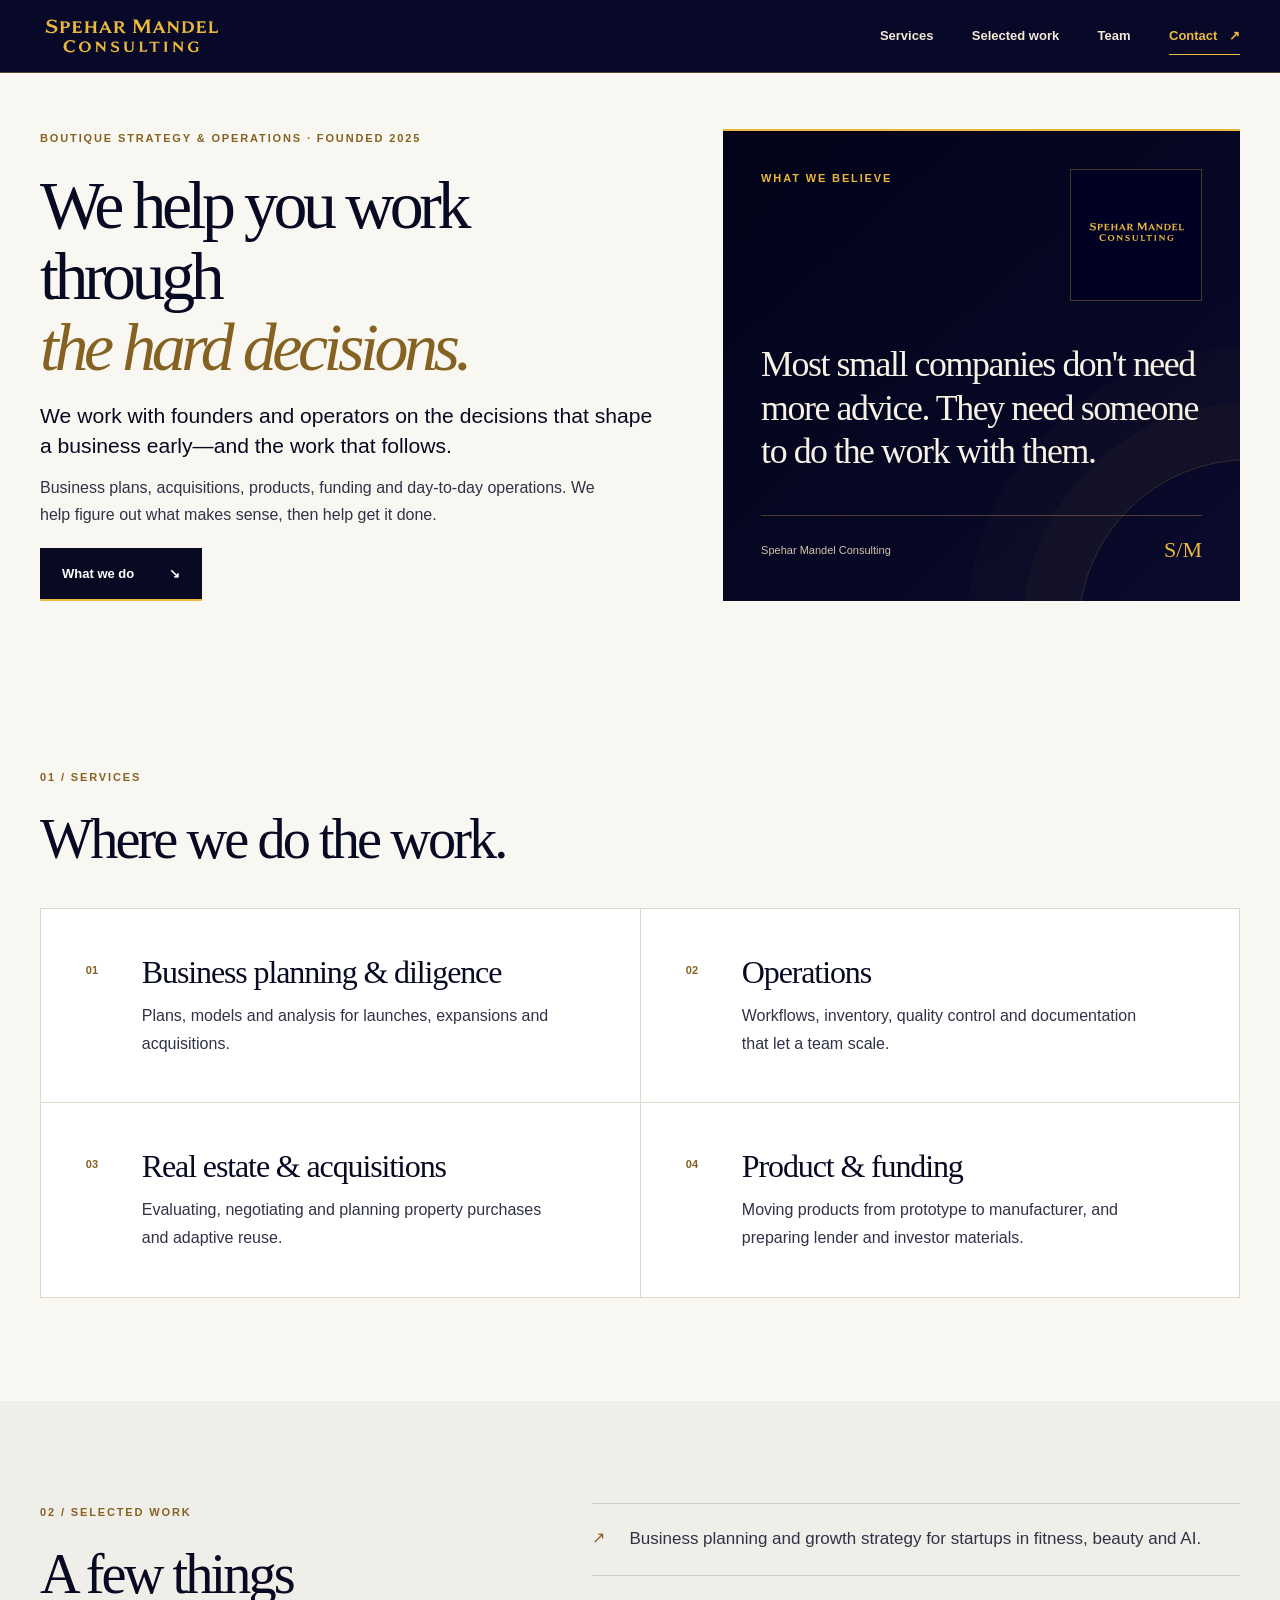
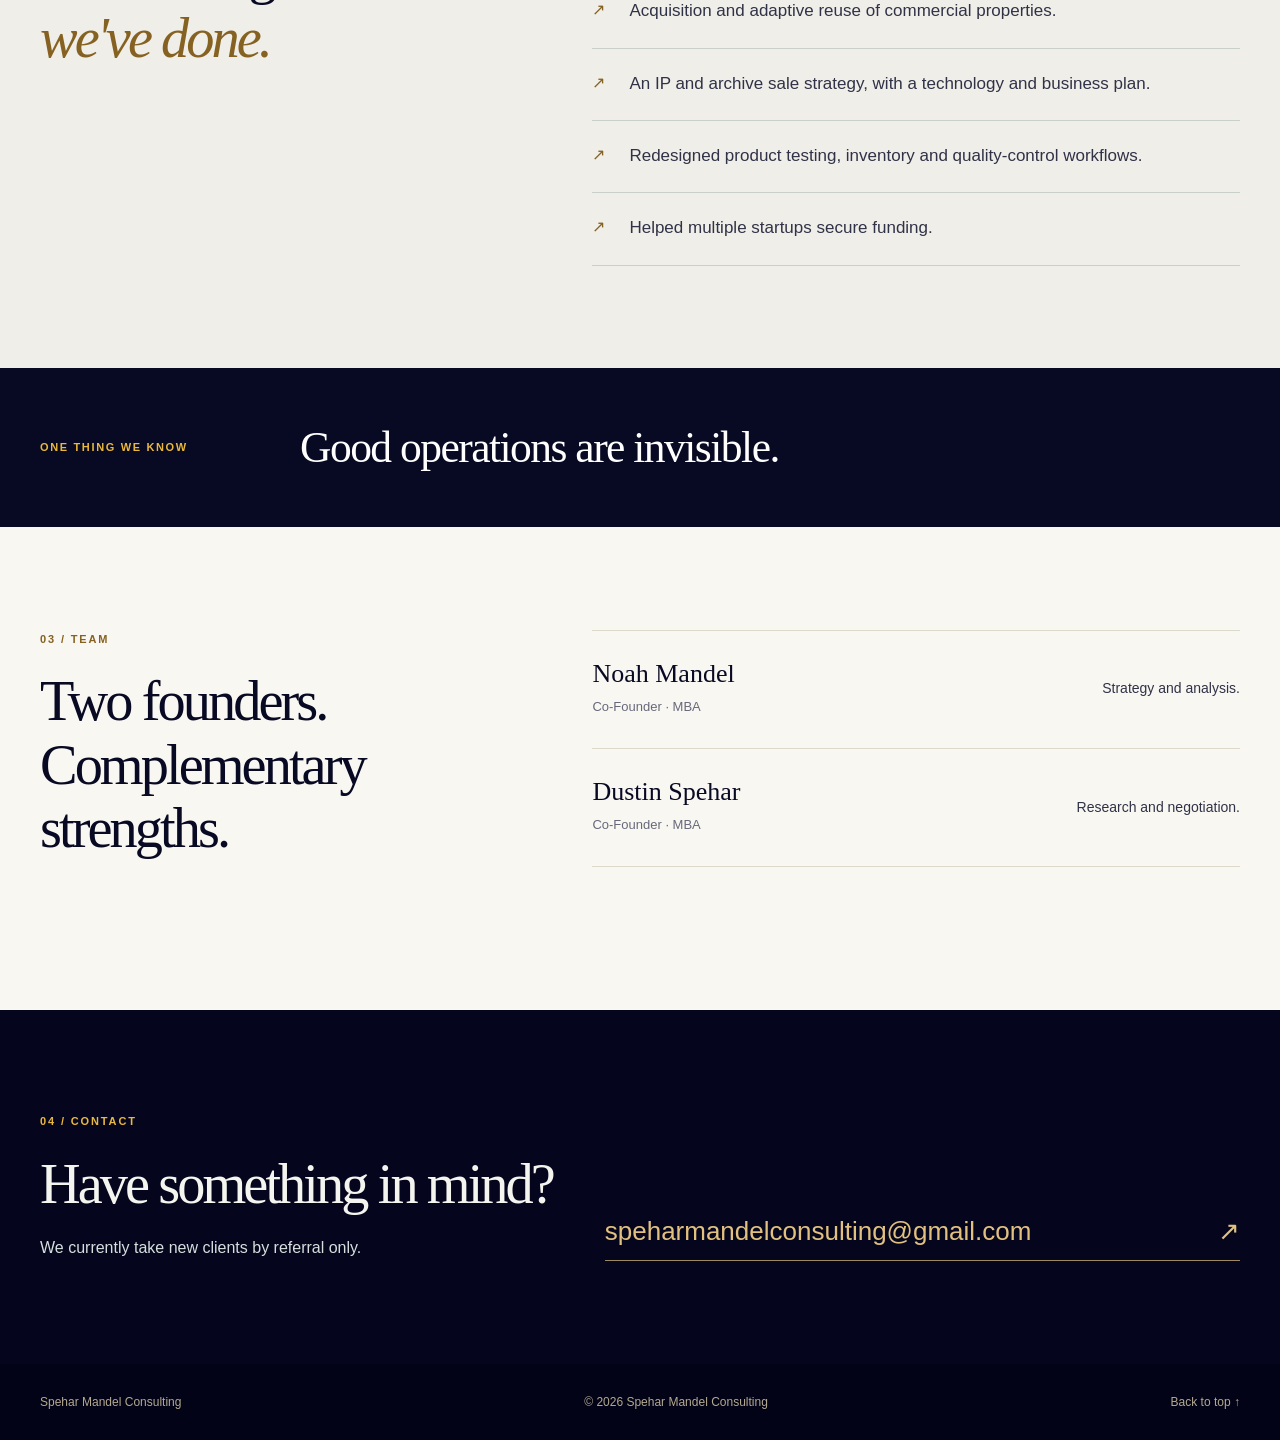
<file: index.html>
<!DOCTYPE html>
<html lang="en">
<head>
  <meta charset="utf-8">
  <meta name="viewport" content="width=device-width, initial-scale=1">
  <meta name="theme-color" content="#05051d">
  <meta name="description" content="Spehar Mandel Consulting is a boutique strategy and operations firm working with founders and operators on business planning, operations, acquisitions, products and funding.">
  <title>Spehar Mandel Consulting | Strategy &amp; Operations</title>
  <link rel="stylesheet" href="./public/styles.css?v=live-navy-gold-2">
</head>
<body>
  <a class="skip-link" href="#main">Skip to content</a>
  <header class="site-header">
    <div class="container header-inner">
      <a class="brand" href="#top" aria-label="Spehar Mandel Consulting home">
        <img class="brand-logo" src="./public/assets/smc-wordmark.svg" width="184" height="46" alt="" decoding="async">
      </a>
      <nav class="nav" aria-label="Main navigation">
        <a href="#services">Services</a>
        <a href="#work">Selected work</a>
        <a href="#team">Team</a>
        <a class="nav-contact" href="#contact">Contact <span aria-hidden="true">↗</span></a>
      </nav>
    </div>
  </header>

  <main id="main">
    <section class="hero" id="top" aria-labelledby="hero-title">
      <div class="container hero-grid">
        <div class="hero-main">
          <p class="eyebrow">Boutique strategy &amp; operations · Founded 2025</p>
          <h1 id="hero-title">We help you work through <br><em>the hard decisions.</em></h1>
          <p class="hero-lead">We work with founders and operators on the decisions that shape a business early—and the work that follows.</p>
          <p class="hero-detail">Business plans, acquisitions, products, funding and day-to-day operations. We help figure out what makes sense, then help get it done.</p>
          <a class="button" href="#services">What we do <span aria-hidden="true">↘</span></a>
        </div>
        <aside class="hero-aside" aria-label="Our point of view">
          <div class="aside-top"><p class="aside-label">What we believe</p><img class="hero-logo" src="./public/assets/smc-logo-square.svg" width="132" height="132" alt="Spehar Mandel Consulting logo" decoding="async"></div>
          <blockquote>Most small companies don't need more advice. They need someone to do the work with them.</blockquote>
          <div class="aside-bottom"><span>Spehar Mandel Consulting</span><span aria-hidden="true">S/M</span></div>
        </aside>
      </div>
    </section>

    <section class="section services" id="services" aria-labelledby="services-title">
      <div class="container">
        <div class="section-head">
          <p class="eyebrow">01 / Services</p>
          <h2 id="services-title">Where we do the work.</h2>
        </div>
        <div class="services-grid">
          <article class="service-card">
            <span class="item-number">01</span>
            <h3>Business planning &amp; diligence</h3>
            <p>Plans, models and analysis for launches, expansions and acquisitions.</p>
          </article>
          <article class="service-card">
            <span class="item-number">02</span>
            <h3>Operations</h3>
            <p>Workflows, inventory, quality control and documentation that let a team scale.</p>
          </article>
          <article class="service-card">
            <span class="item-number">03</span>
            <h3>Real estate &amp; acquisitions</h3>
            <p>Evaluating, negotiating and planning property purchases and adaptive reuse.</p>
          </article>
          <article class="service-card">
            <span class="item-number">04</span>
            <h3>Product &amp; funding</h3>
            <p>Moving products from prototype to manufacturer, and preparing lender and investor materials.</p>
          </article>
        </div>
      </div>
    </section>

    <section class="section work" id="work" aria-labelledby="work-title">
      <div class="container work-layout">
        <div class="work-intro">
          <p class="eyebrow">02 / Selected work</p>
          <h2 id="work-title">A few things<br><em>we've done.</em></h2>
        </div>
        <ul class="work-list">
          <li>Business planning and growth strategy for startups in fitness, beauty and AI.</li>
          <li>Acquisition and adaptive reuse of commercial properties.</li>
          <li>An IP and archive sale strategy, with a technology and business plan.</li>
          <li>Redesigned product testing, inventory and quality-control workflows.</li>
          <li>Helped multiple startups secure funding.</li>
        </ul>
      </div>
    </section>

    <section class="belief" aria-label="Our operating philosophy">
      <div class="container belief-inner">
        <span class="belief-label">One thing we know</span>
        <p>Good operations are invisible.</p>
      </div>
    </section>

    <section class="section team" id="team" aria-labelledby="team-title">
      <div class="container team-layout">
        <div>
          <p class="eyebrow">03 / Team</p>
          <h2 id="team-title">Two founders.<br>Complementary strengths.</h2>
        </div>
        <div class="team-members">
          <div class="team-member"><div><h3>Noah Mandel</h3><span>Co-Founder · MBA</span></div><p>Strategy and analysis.</p></div>
          <div class="team-member"><div><h3>Dustin Spehar</h3><span>Co-Founder · MBA</span></div><p>Research and negotiation.</p></div>
        </div>
      </div>
    </section>

    <section class="section contact" id="contact" aria-labelledby="contact-title">
      <div class="container contact-layout">
        <div>
          <p class="eyebrow">04 / Contact</p>
          <h2 id="contact-title">Have something in mind?</h2>
          <p>We currently take new clients by referral only.</p>
        </div>
        <a class="contact-link" href="mailto:speharmandelconsulting@gmail.com" aria-label="Email Spehar Mandel Consulting at speharmandelconsulting@gmail.com">speharmandelconsulting@gmail.com <span aria-hidden="true">↗</span></a>
      </div>
    </section>
  </main>

  <footer class="site-footer">
    <div class="container footer-inner">
      <span>Spehar Mandel Consulting</span>
      <span>© <span id="year">2026</span> Spehar Mandel Consulting</span>
      <a href="#top">Back to top ↑</a>
    </div>
  </footer>
  <script src="./public/script.js"></script>
</body>
</html>
</file>
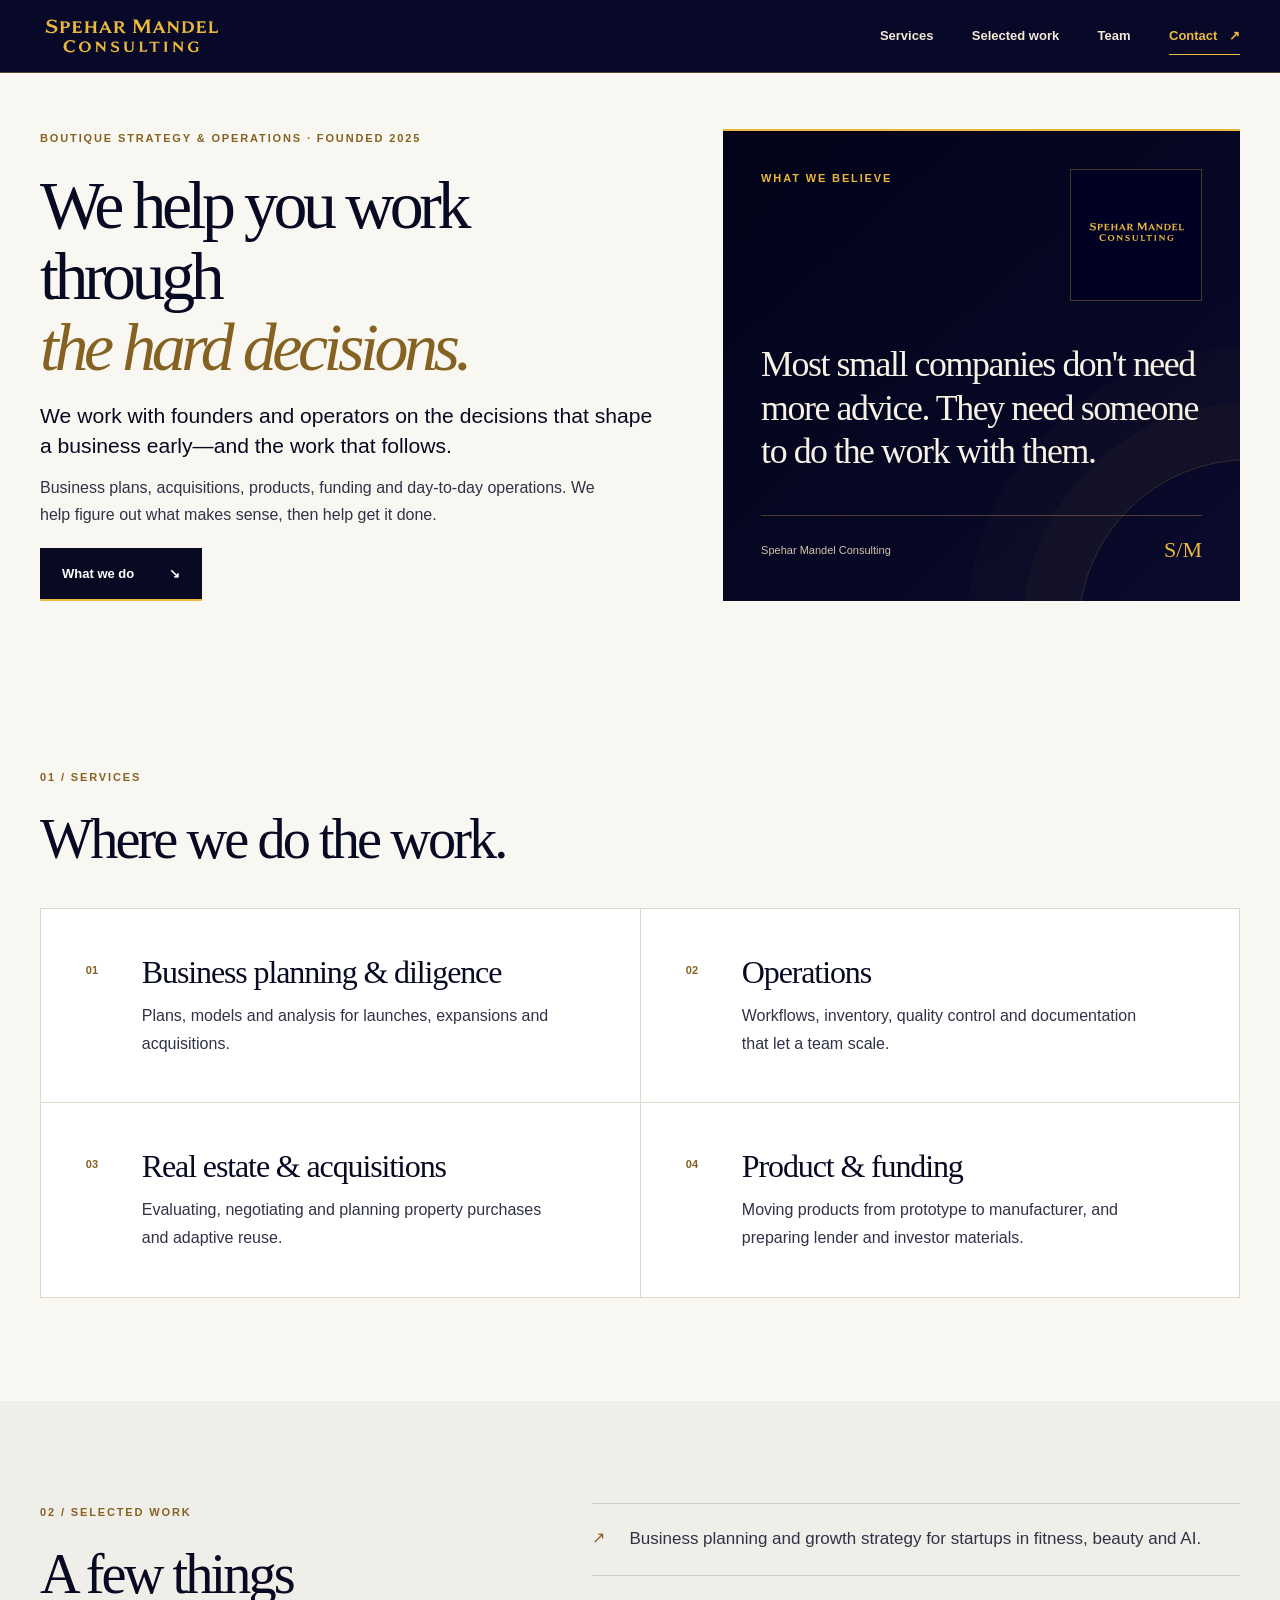
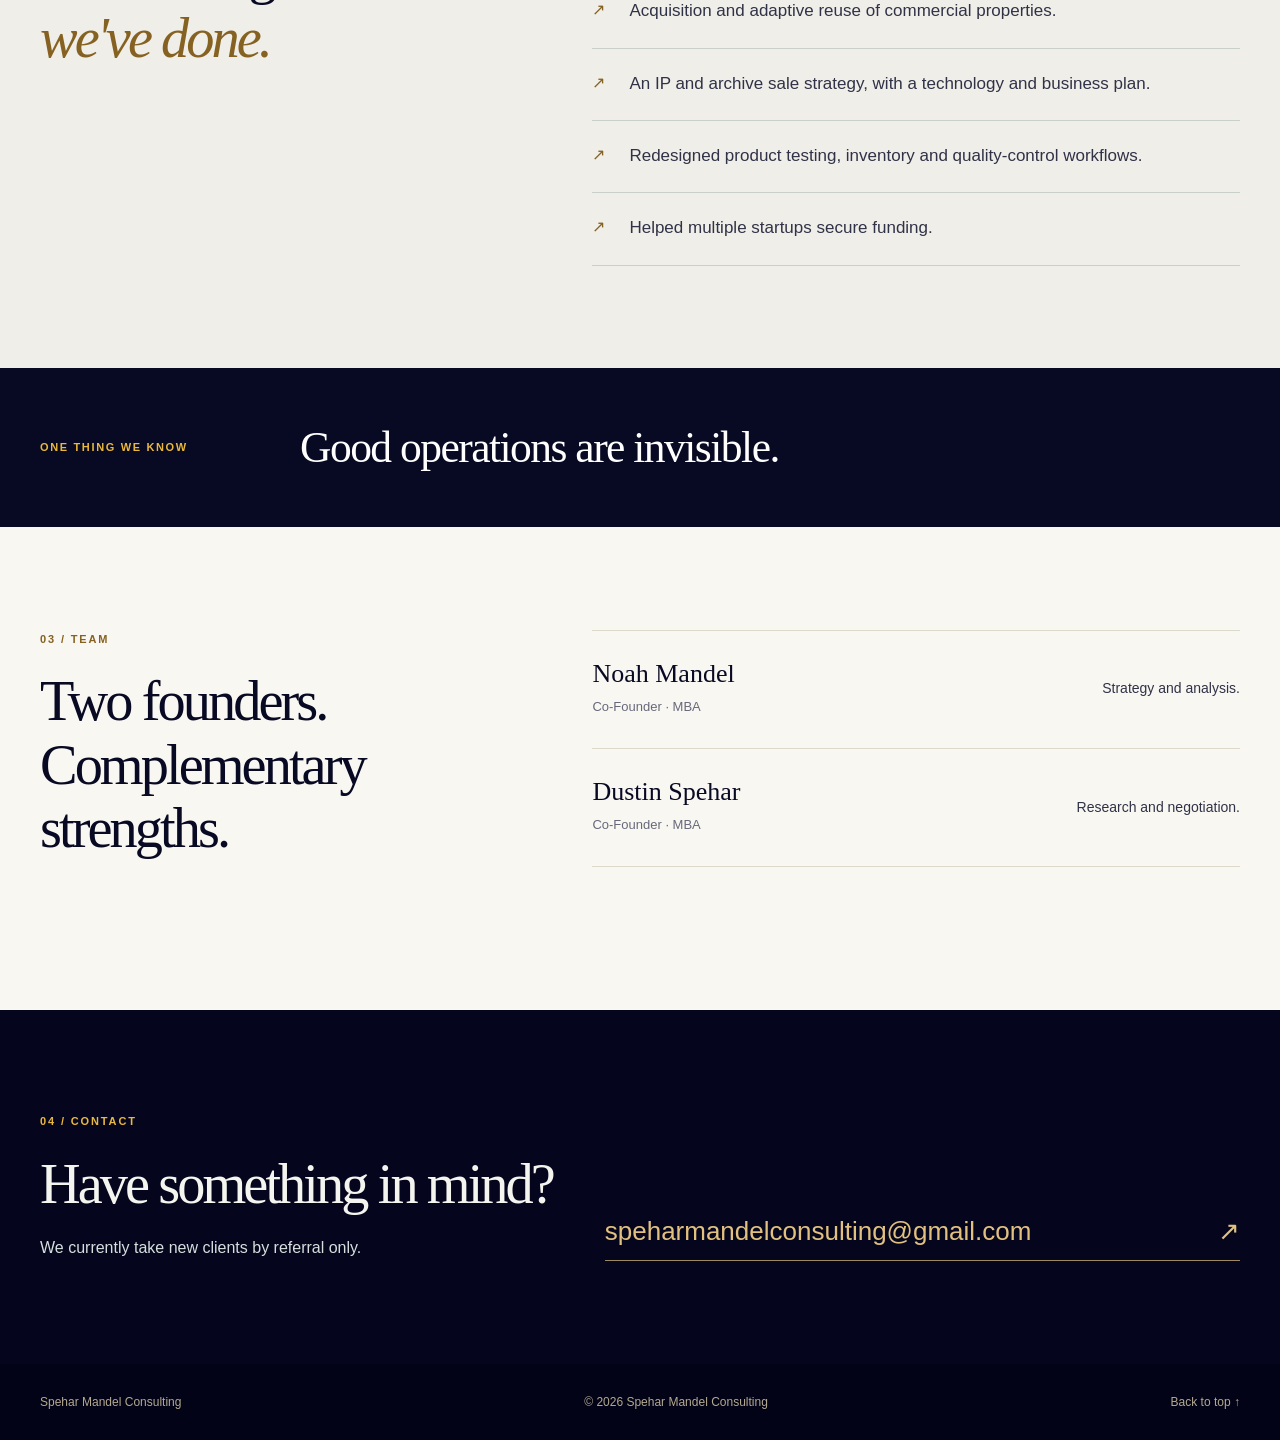
<file: public/index.html>
<!DOCTYPE html>
<html lang="en">
<head>
  <meta charset="utf-8">
  <meta name="viewport" content="width=device-width, initial-scale=1">
  <meta name="theme-color" content="#05051d">
  <meta name="description" content="Spehar Mandel Consulting is a boutique strategy and operations firm working with founders and operators on business planning, operations, acquisitions, products and funding.">
  <title>Spehar Mandel Consulting | Strategy &amp; Operations</title>
  <link rel="stylesheet" href="./styles.css?v=live-navy-gold-2">
</head>
<body>
  <a class="skip-link" href="#main">Skip to content</a>
  <header class="site-header">
    <div class="container header-inner">
      <a class="brand" href="#top" aria-label="Spehar Mandel Consulting home">
        <img class="brand-logo" src="./assets/smc-wordmark.svg" width="184" height="46" alt="" decoding="async">
      </a>
      <nav class="nav" aria-label="Main navigation">
        <a href="#services">Services</a>
        <a href="#work">Selected work</a>
        <a href="#team">Team</a>
        <a class="nav-contact" href="#contact">Contact <span aria-hidden="true">↗</span></a>
      </nav>
    </div>
  </header>

  <main id="main">
    <section class="hero" id="top" aria-labelledby="hero-title">
      <div class="container hero-grid">
        <div class="hero-main">
          <p class="eyebrow">Boutique strategy &amp; operations · Founded 2025</p>
          <h1 id="hero-title">We help you work through <br><em>the hard decisions.</em></h1>
          <p class="hero-lead">We work with founders and operators on the decisions that shape a business early—and the work that follows.</p>
          <p class="hero-detail">Business plans, acquisitions, products, funding and day-to-day operations. We help figure out what makes sense, then help get it done.</p>
          <a class="button" href="#services">What we do <span aria-hidden="true">↘</span></a>
        </div>
        <aside class="hero-aside" aria-label="Our point of view">
          <div class="aside-top"><p class="aside-label">What we believe</p><img class="hero-logo" src="./assets/smc-logo-square.svg" width="132" height="132" alt="Spehar Mandel Consulting logo" decoding="async"></div>
          <blockquote>Most small companies don't need more advice. They need someone to do the work with them.</blockquote>
          <div class="aside-bottom"><span>Spehar Mandel Consulting</span><span aria-hidden="true">S/M</span></div>
        </aside>
      </div>
    </section>

    <section class="section services" id="services" aria-labelledby="services-title">
      <div class="container">
        <div class="section-head">
          <p class="eyebrow">01 / Services</p>
          <h2 id="services-title">Where we do the work.</h2>
        </div>
        <div class="services-grid">
          <article class="service-card">
            <span class="item-number">01</span>
            <h3>Business planning &amp; diligence</h3>
            <p>Plans, models and analysis for launches, expansions and acquisitions.</p>
          </article>
          <article class="service-card">
            <span class="item-number">02</span>
            <h3>Operations</h3>
            <p>Workflows, inventory, quality control and documentation that let a team scale.</p>
          </article>
          <article class="service-card">
            <span class="item-number">03</span>
            <h3>Real estate &amp; acquisitions</h3>
            <p>Evaluating, negotiating and planning property purchases and adaptive reuse.</p>
          </article>
          <article class="service-card">
            <span class="item-number">04</span>
            <h3>Product &amp; funding</h3>
            <p>Moving products from prototype to manufacturer, and preparing lender and investor materials.</p>
          </article>
        </div>
      </div>
    </section>

    <section class="section work" id="work" aria-labelledby="work-title">
      <div class="container work-layout">
        <div class="work-intro">
          <p class="eyebrow">02 / Selected work</p>
          <h2 id="work-title">A few things<br><em>we've done.</em></h2>
        </div>
        <ul class="work-list">
          <li>Business planning and growth strategy for startups in fitness, beauty and AI.</li>
          <li>Acquisition and adaptive reuse of commercial properties.</li>
          <li>An IP and archive sale strategy, with a technology and business plan.</li>
          <li>Redesigned product testing, inventory and quality-control workflows.</li>
          <li>Helped multiple startups secure funding.</li>
        </ul>
      </div>
    </section>

    <section class="belief" aria-label="Our operating philosophy">
      <div class="container belief-inner">
        <span class="belief-label">One thing we know</span>
        <p>Good operations are invisible.</p>
      </div>
    </section>

    <section class="section team" id="team" aria-labelledby="team-title">
      <div class="container team-layout">
        <div>
          <p class="eyebrow">03 / Team</p>
          <h2 id="team-title">Two founders.<br>Complementary strengths.</h2>
        </div>
        <div class="team-members">
          <div class="team-member"><div><h3>Noah Mandel</h3><span>Co-Founder · MBA</span></div><p>Strategy and analysis.</p></div>
          <div class="team-member"><div><h3>Dustin Spehar</h3><span>Co-Founder · MBA</span></div><p>Research and negotiation.</p></div>
        </div>
      </div>
    </section>

    <section class="section contact" id="contact" aria-labelledby="contact-title">
      <div class="container contact-layout">
        <div>
          <p class="eyebrow">04 / Contact</p>
          <h2 id="contact-title">Have something in mind?</h2>
          <p>We currently take new clients by referral only.</p>
        </div>
        <a class="contact-link" href="mailto:speharmandelconsulting@gmail.com" aria-label="Email Spehar Mandel Consulting at speharmandelconsulting@gmail.com">speharmandelconsulting@gmail.com <span aria-hidden="true">↗</span></a>
      </div>
    </section>
  </main>

  <footer class="site-footer">
    <div class="container footer-inner">
      <span>Spehar Mandel Consulting</span>
      <span>© <span id="year">2026</span> Spehar Mandel Consulting</span>
      <a href="#top">Back to top ↑</a>
    </div>
  </footer>
  <script src="./script.js"></script>
</body>
</html>
</file>
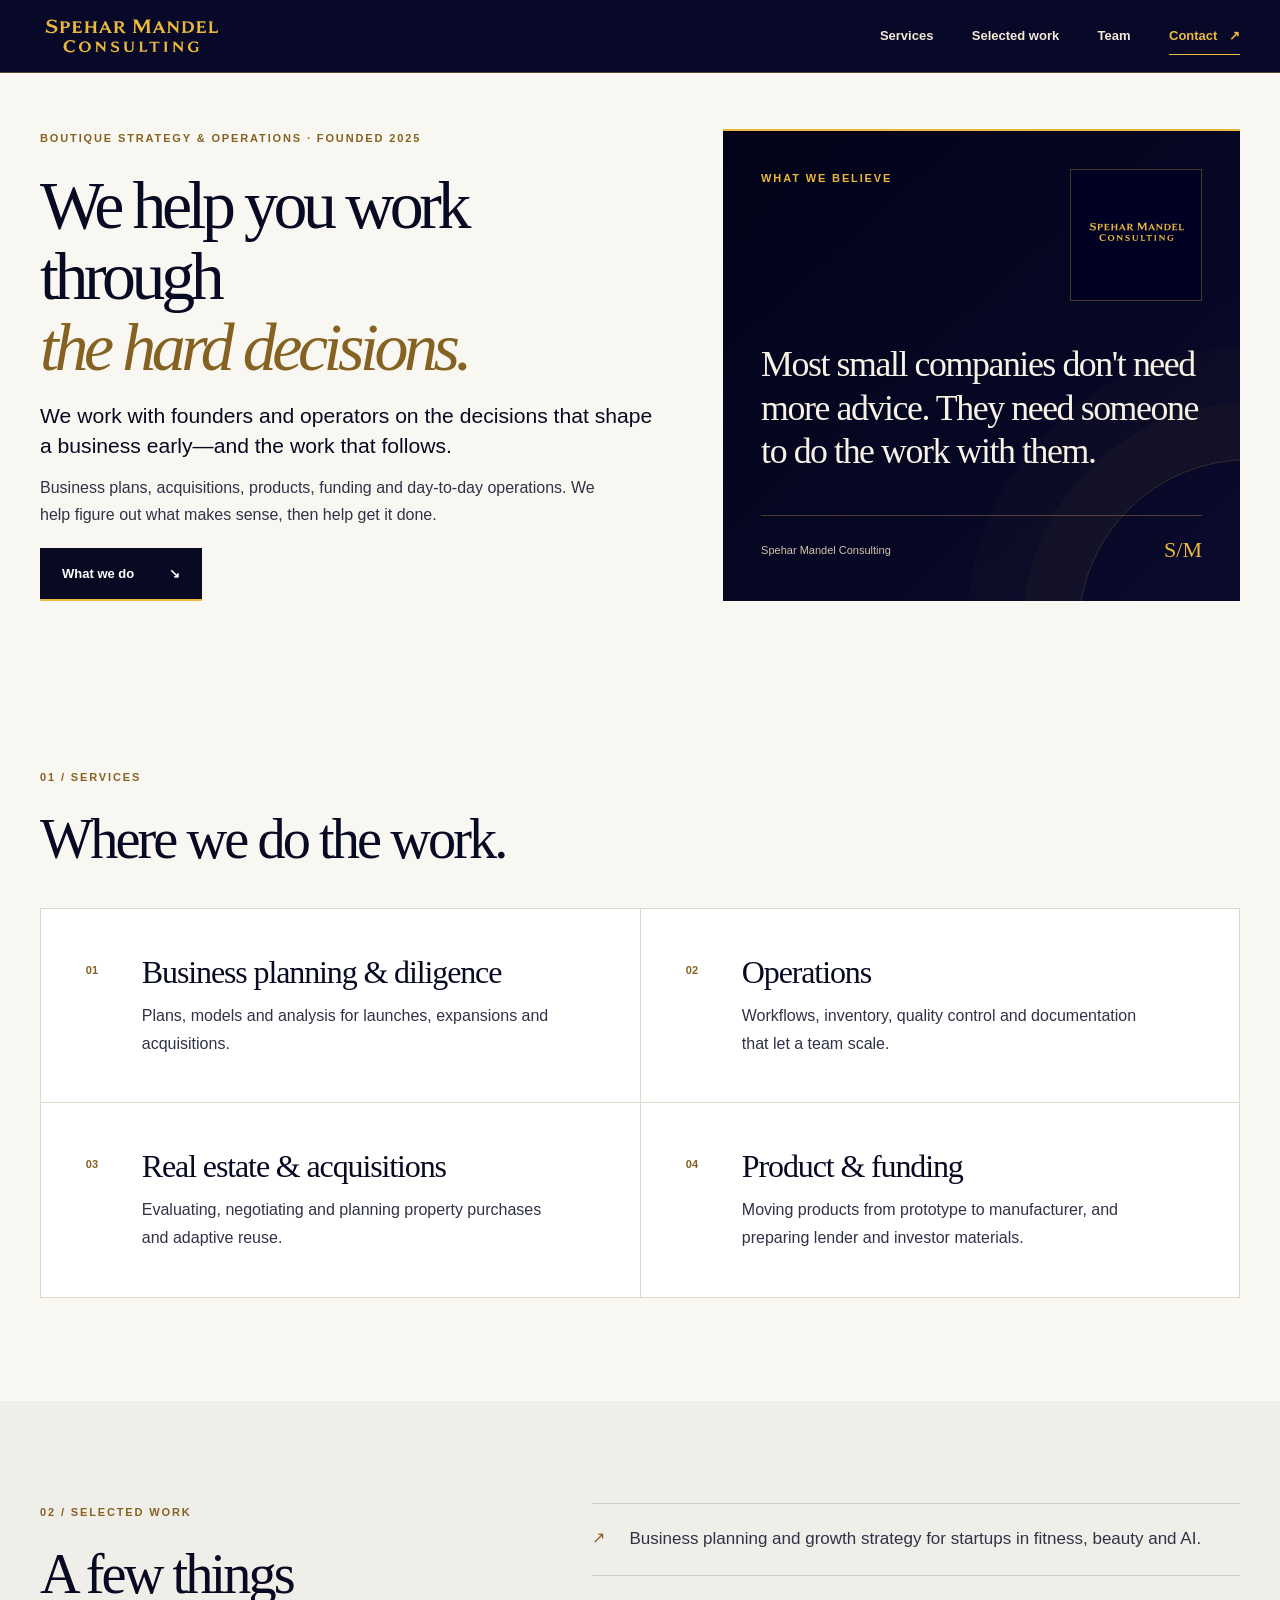
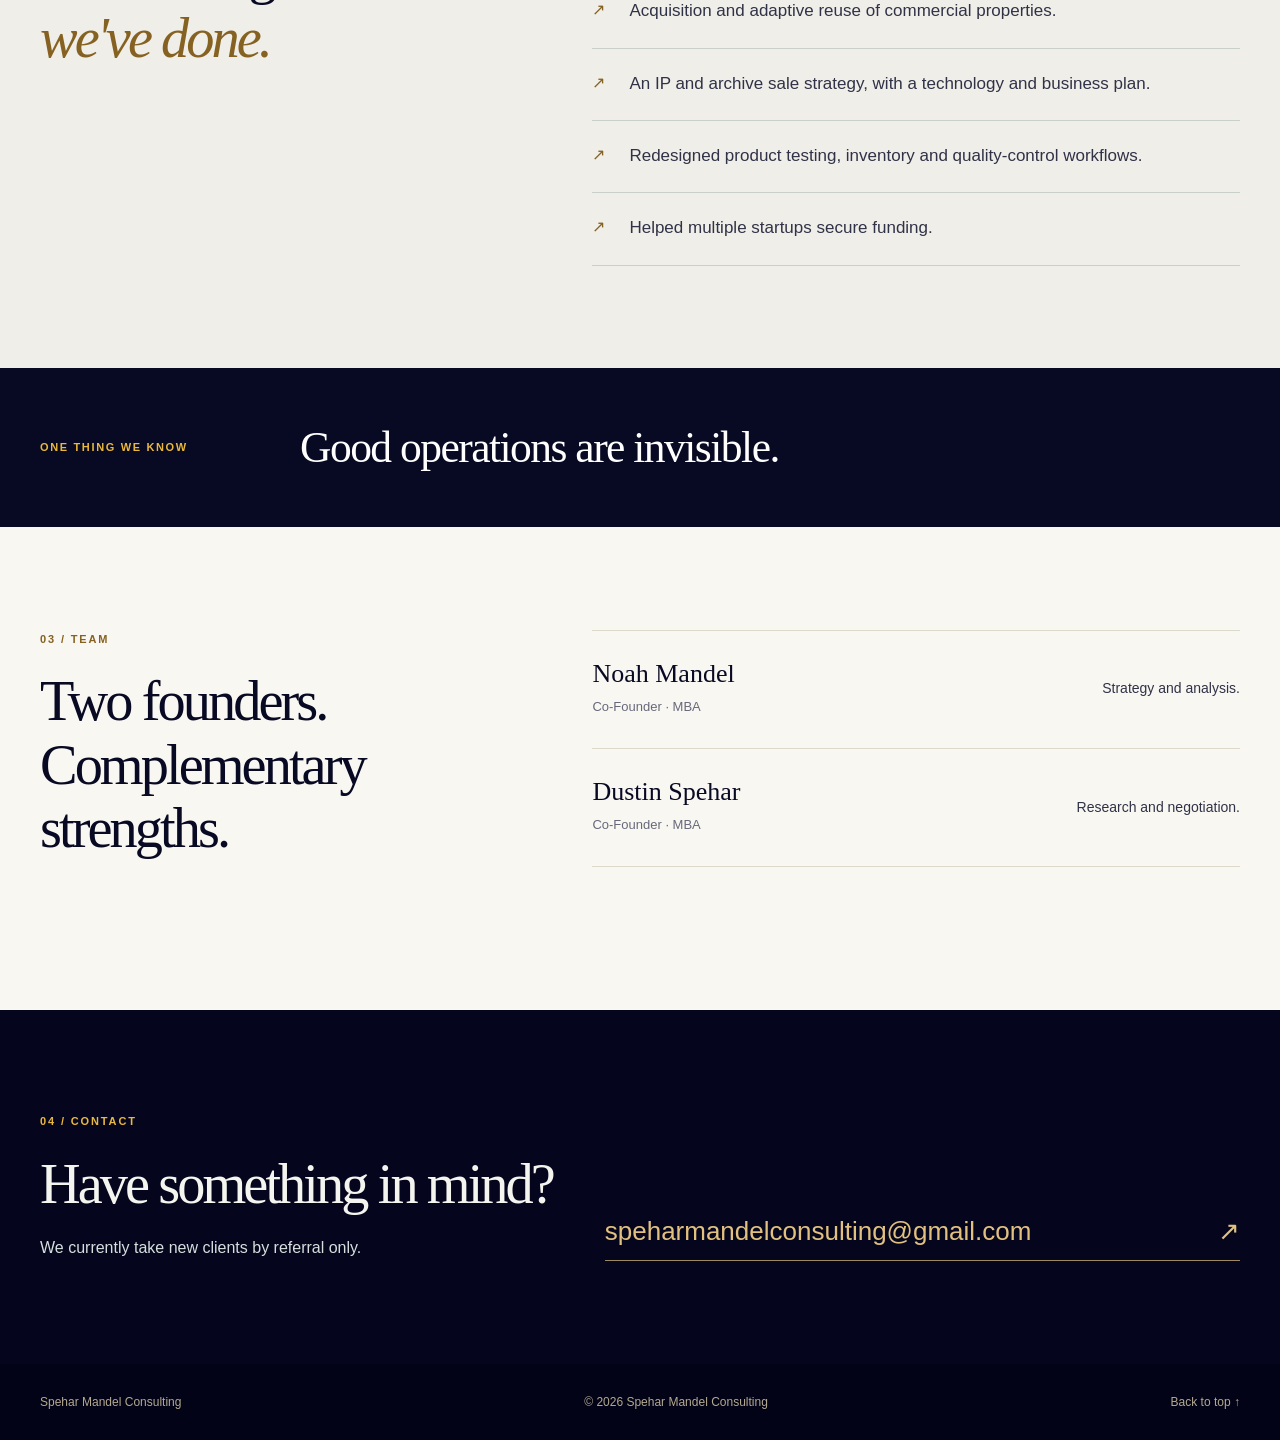
<file: public/preview/index.html>
<!DOCTYPE html>
<html lang="en">
<head>
  <meta charset="utf-8">
  <meta name="viewport" content="width=device-width, initial-scale=1">
  <meta name="theme-color" content="#05051d">
  <meta name="description" content="Spehar Mandel Consulting is a boutique strategy and operations firm working with founders and operators on business planning, operations, acquisitions, products and funding.">
  <title>Spehar Mandel Consulting | Strategy &amp; Operations</title>
  <link rel="stylesheet" href="./styles.css?v=live-navy-gold-2">
</head>
<body>
  <a class="skip-link" href="#main">Skip to content</a>
  <header class="site-header">
    <div class="container header-inner">
      <a class="brand" href="#top" aria-label="Spehar Mandel Consulting home">
        <img class="brand-logo" src="../assets/smc-wordmark.svg" width="184" height="46" alt="" decoding="async">
      </a>
      <nav class="nav" aria-label="Main navigation">
        <a href="#services">Services</a>
        <a href="#work">Selected work</a>
        <a href="#team">Team</a>
        <a class="nav-contact" href="#contact">Contact <span aria-hidden="true">↗</span></a>
      </nav>
    </div>
  </header>

  <main id="main">
    <section class="hero" id="top" aria-labelledby="hero-title">
      <div class="container hero-grid">
        <div class="hero-main">
          <p class="eyebrow">Boutique strategy &amp; operations · Founded 2025</p>
          <h1 id="hero-title">We help you work through <br><em>the hard decisions.</em></h1>
          <p class="hero-lead">We work with founders and operators on the decisions that shape a business early—and the work that follows.</p>
          <p class="hero-detail">Business plans, acquisitions, products, funding and day-to-day operations. We help figure out what makes sense, then help get it done.</p>
          <a class="button" href="#services">What we do <span aria-hidden="true">↘</span></a>
        </div>
        <aside class="hero-aside" aria-label="Our point of view">
          <div class="aside-top"><p class="aside-label">What we believe</p><img class="hero-logo" src="../assets/smc-logo-square.svg" width="132" height="132" alt="Spehar Mandel Consulting logo" decoding="async"></div>
          <blockquote>Most small companies don't need more advice. They need someone to do the work with them.</blockquote>
          <div class="aside-bottom"><span>Spehar Mandel Consulting</span><span aria-hidden="true">S/M</span></div>
        </aside>
      </div>
    </section>

    <section class="section services" id="services" aria-labelledby="services-title">
      <div class="container">
        <div class="section-head">
          <p class="eyebrow">01 / Services</p>
          <h2 id="services-title">Where we do the work.</h2>
        </div>
        <div class="services-grid">
          <article class="service-card">
            <span class="item-number">01</span>
            <h3>Business planning &amp; diligence</h3>
            <p>Plans, models and analysis for launches, expansions and acquisitions.</p>
          </article>
          <article class="service-card">
            <span class="item-number">02</span>
            <h3>Operations</h3>
            <p>Workflows, inventory, quality control and documentation that let a team scale.</p>
          </article>
          <article class="service-card">
            <span class="item-number">03</span>
            <h3>Real estate &amp; acquisitions</h3>
            <p>Evaluating, negotiating and planning property purchases and adaptive reuse.</p>
          </article>
          <article class="service-card">
            <span class="item-number">04</span>
            <h3>Product &amp; funding</h3>
            <p>Moving products from prototype to manufacturer, and preparing lender and investor materials.</p>
          </article>
        </div>
      </div>
    </section>

    <section class="section work" id="work" aria-labelledby="work-title">
      <div class="container work-layout">
        <div class="work-intro">
          <p class="eyebrow">02 / Selected work</p>
          <h2 id="work-title">A few things<br><em>we've done.</em></h2>
        </div>
        <ul class="work-list">
          <li>Business planning and growth strategy for startups in fitness, beauty and AI.</li>
          <li>Acquisition and adaptive reuse of commercial properties.</li>
          <li>An IP and archive sale strategy, with a technology and business plan.</li>
          <li>Redesigned product testing, inventory and quality-control workflows.</li>
          <li>Helped multiple startups secure funding.</li>
        </ul>
      </div>
    </section>

    <section class="belief" aria-label="Our operating philosophy">
      <div class="container belief-inner">
        <span class="belief-label">One thing we know</span>
        <p>Good operations are invisible.</p>
      </div>
    </section>

    <section class="section team" id="team" aria-labelledby="team-title">
      <div class="container team-layout">
        <div>
          <p class="eyebrow">03 / Team</p>
          <h2 id="team-title">Two founders.<br>Complementary strengths.</h2>
        </div>
        <div class="team-members">
          <div class="team-member"><div><h3>Noah Mandel</h3><span>Co-Founder · MBA</span></div><p>Strategy and analysis.</p></div>
          <div class="team-member"><div><h3>Dustin Spehar</h3><span>Co-Founder · MBA</span></div><p>Research and negotiation.</p></div>
        </div>
      </div>
    </section>

    <section class="section contact" id="contact" aria-labelledby="contact-title">
      <div class="container contact-layout">
        <div>
          <p class="eyebrow">04 / Contact</p>
          <h2 id="contact-title">Have something in mind?</h2>
          <p>We currently take new clients by referral only.</p>
        </div>
        <a class="contact-link" href="mailto:speharmandelconsulting@gmail.com" aria-label="Email Spehar Mandel Consulting at speharmandelconsulting@gmail.com">speharmandelconsulting@gmail.com <span aria-hidden="true">↗</span></a>
      </div>
    </section>
  </main>

  <footer class="site-footer">
    <div class="container footer-inner">
      <span>Spehar Mandel Consulting</span>
      <span>© <span id="year">2026</span> Spehar Mandel Consulting</span>
      <a href="#top">Back to top ↑</a>
    </div>
  </footer>
  <script src="./script.js"></script>
</body>
</html>
</file>
<file: public/styles.css>
:root {
  --paper: #f6f5f1;
  --paper-alt: #eeeee9;
  --ink: #17313a;
  --ink-deep: #102a33;
  --body: #33494f;
  --muted: #68777a;
  --line: #d7dcd7;
  --accent: #9b6046;
}
* { box-sizing: border-box; }
html { scroll-behavior: smooth; scroll-padding-top: 100px; }
body { margin: 0; color: var(--ink); background: var(--paper); font: 16px/1.68 "Segoe UI", Arial, sans-serif; -webkit-font-smoothing: antialiased; }
a { color: inherit; text-decoration: none; }
h1, h2, h3, p { margin-top: 0; }
h1, h2, h3 { line-height: 1.13; }
h1, h2, blockquote, .belief p { font-family: Georgia, "Iowan Old Style", "Baskerville", "Times New Roman", serif; font-weight: 400; }
.container { width: min(100% - 80px, 1240px); margin-inline: auto; }
.skip-link { position: absolute; top: -80px; left: 15px; z-index: 30; padding: 12px 16px; color: white; background: var(--ink); }
.skip-link:focus { top: 12px; }
:focus-visible { outline: 3px solid var(--accent); outline-offset: 4px; }
.site-header { position: sticky; top: 0; z-index: 10; border-bottom: 1px solid rgba(23,49,58,.12); background: rgba(246,245,241,.96); backdrop-filter: blur(12px); }
.header-inner { display: flex; align-items: center; justify-content: space-between; gap: 22px; min-height: 72px; }
.brand { display: inline-flex; align-items: center; gap: 14px; flex-shrink: 0; }
.brand-mark { display: flex; justify-content: center; align-items: center; width: 46px; height: 46px; border: 1px solid var(--ink); font: 700 18px/1 Georgia, serif; letter-spacing: -.08em; }
.brand-mark span { color: var(--accent); padding-inline: 2px; }
.brand-name { display: grid; gap: 3px; line-height: 1.2; }
.brand-name strong { font-size: 16px; letter-spacing: -.03em; }
.brand-name small { color: var(--muted); font-size: 10px; letter-spacing: .26em; }
.nav { display: flex; gap: clamp(14px, 3vw, 39px); align-items: center; font-size: 13px; font-weight: 650; }
.nav a { padding: 8px 0; }
.nav a:hover, .site-footer a:hover { color: var(--accent); }
.nav-contact { border-bottom: 1px solid currentColor; }
.nav-contact span { margin-left: 8px; }
.eyebrow { margin-bottom: 22px; color: var(--accent); text-transform: uppercase; font-size: 11px; font-weight: 800; letter-spacing: .17em; }
.hero { padding: clamp(36px, 4.4vw, 62px) 0 clamp(42px, 5vw, 68px); }
.hero-grid { display: grid; grid-template-columns: minmax(0, 1.09fr) minmax(315px, .91fr); align-items: stretch; gap: clamp(35px, 5vw, 70px); }
.hero-main { display: flex; flex-direction: column; align-items: flex-start; justify-content: center; }
h1 { font-size: clamp(50px, 5.3vw, 76px); line-height: 1.05; letter-spacing: -.065em; margin-bottom: 18px; }
h1 em, .work-intro h2 em { font-style: italic; color: var(--accent); }
.hero-lead { max-width: 640px; margin-bottom: 14px; font-size: clamp(19px, 1.65vw, 23px); font-weight: 500; line-height: 1.42; }
.hero-detail { max-width: 570px; margin-bottom: 20px; color: var(--body); font-size: 16px; line-height: 1.65; }
.button { display: inline-flex; justify-content: space-between; align-items: center; gap: 35px; min-height: 53px; padding: 13px 22px; color: #fff; background: var(--ink); font-size: 13px; font-weight: 700; transition: background .2s ease; }
.button:hover { background: #2d4e58; }
.hero-aside { display: flex; flex-direction: column; justify-content: space-between; padding: clamp(26px, 3vw, 38px); color: white; background: var(--ink-deep); min-height: 425px; position: relative; overflow: hidden; }
.hero-aside::after { content: ""; position: absolute; width: 340px; height: 340px; right: -180px; bottom: -200px; border: 1px solid rgba(255,255,255,.17); border-radius: 50%; box-shadow: 0 0 0 56px rgba(255,255,255,.025), 0 0 0 112px rgba(255,255,255,.02); pointer-events: none; }
.aside-label { border-bottom: 1px solid rgba(255,255,255,.22); padding-bottom: 21px; color: #dabba8; font-size: 11px; font-weight: 700; text-transform: uppercase; letter-spacing: .17em; }
.hero-aside blockquote { margin: 20px 0; max-width: 470px; font-size: clamp(29px, 3vw, 40px); line-height: 1.21; letter-spacing: -.04em; }
.aside-bottom { display: flex; justify-content: space-between; align-items: center; gap: 12px; padding-top: 21px; border-top: 1px solid rgba(255,255,255,.22); color: #b9cbcc; font-size: 11px; }
.aside-bottom span:last-child { color: #e5b99d; font: 22px Georgia, serif; }
.section { padding: clamp(75px, 8vw, 116px) 0; }
.section-head { margin-bottom: 36px; }
h2 { font-size: clamp(38px, 4.4vw, 63px); letter-spacing: -.052em; }
.section-head h2 { margin-bottom: 0; }
.services-grid { display: grid; grid-template-columns: repeat(2, 1fr); border: 1px solid var(--line); }
.service-card { display: grid; grid-template-columns: 36px 1fr; column-gap: 20px; align-content: start; background: white; padding: clamp(27px, 3.5vw, 46px); }
.service-card:nth-child(2n) { border-left: 1px solid var(--line); }
.service-card:nth-child(n+3) { border-top: 1px solid var(--line); }
.item-number { padding-top: 7px; color: var(--accent); font-size: 11px; font-weight: 800; }
.service-card h3 { margin-bottom: 12px; font-family: Georgia, serif; font-size: clamp(25px, 2.5vw, 35px); font-weight: 400; letter-spacing: -.035em; }
.service-card p { grid-column: 2; max-width: 420px; margin-bottom: 0; color: var(--body); line-height: 1.75; }
.work { background: var(--paper-alt); }
.work-layout { display: grid; grid-template-columns: .82fr 1.18fr; gap: clamp(55px, 8vw, 120px); align-items: start; }
.work-intro h2 { margin-bottom: 15px; }
.work-intro > p:last-child { max-width: 330px; color: var(--muted); font-size: 14px; }
.work-list { list-style: none; padding: 0; margin: 0; border-top: 1px solid #c8d0cc; }
.work-list li { position: relative; padding: 22px 5px 23px 37px; border-bottom: 1px solid #c8d0cc; color: var(--body); font-size: 17px; line-height: 1.55; }
.work-list li::before { content: "↗"; position: absolute; left: 0; color: var(--accent); font-size: 16px; }
.belief { padding: 43px 0; background: var(--ink); color: white; }
.belief-inner { display: flex; align-items: center; gap: clamp(35px, 8vw, 100px); }
.belief-label { flex: 0 0 160px; color: #d4b49f; text-transform: uppercase; font-size: 11px; font-weight: 800; letter-spacing: .15em; }
.belief p { margin-bottom: 0; font-size: clamp(30px, 3.4vw, 49px); letter-spacing: -.035em; }
.team-layout { display: grid; grid-template-columns: .82fr 1.18fr; gap: clamp(55px, 8vw, 120px); align-items: start; }
.team-intro { color: var(--body); }
.team-members { border-top: 1px solid var(--line); }
.team-member { display: flex; align-items: center; justify-content: space-between; gap: 18px; padding: 28px 0; border-bottom: 1px solid var(--line); }
.team-member h3 { margin-bottom: 5px; font-family: Georgia, serif; font-size: 26px; font-weight: 400; }
.team-member span { color: var(--muted); font-size: 13px; }
.team-member p { margin: 0; font-size: 14px; color: var(--body); text-align: right; }
.contact { background: var(--ink-deep); color: #f4f5ef; }
.contact-layout { display: grid; grid-template-columns: .9fr 1.1fr; gap: 45px; align-items: end; }
.contact .eyebrow { color: #dcb396; }
.contact h2 { margin-bottom: 18px; }
.contact p:not(.eyebrow) { margin-bottom: 0; color: #d6dfdd; font-size: 16px; }
.contact-link { display: flex; justify-content: space-between; gap: 14px; align-items: end; width: 100%; padding-bottom: 11px; border-bottom: 1px solid #bdc9c7; color: #f0c2a6; font-size: clamp(17px, 2.2vw, 26px); overflow-wrap: anywhere; line-height: 1.4; }
.contact-link:hover { color: white; }
.site-footer { background: #0d2027; color: #a9babc; padding: 28px 0; font-size: 12px; }
.footer-inner { display: flex; justify-content: space-between; gap: 18px; flex-wrap: wrap; }
@media (max-width: 900px) {
  .container { width: min(100% - 46px, 1240px); }
  .hero-grid { grid-template-columns: 1fr; gap: 28px; }
  .hero-main { align-items: start; }
  .hero-aside { min-height: 310px; }
  .hero-aside blockquote { max-width: 700px; font-size: clamp(28px, 4.4vw, 40px); }
  .work-layout, .team-layout, .contact-layout { grid-template-columns: 1fr; gap: 25px; }
  .work-list { margin-top: 17px; }
  .contact-link { margin-top: 15px; }
}
@media (max-width: 600px) {
  .container { width: min(100% - 34px, 1240px); }
  .header-inner { flex-wrap: wrap; padding: 13px 0; }
  .nav { display: flex; justify-content: space-between; width: 100%; gap: 9px 13px; flex-wrap: wrap; font-size: 12px; }
  .nav a { padding: 4px 0; }
  .hero { padding: 34px 0 48px; }
  h1 { font-size: clamp(44px, 10.5vw, 60px); }
  .hero-lead { font-size: 19px; }
  .hero-aside { min-height: 300px; padding: 24px; }
  .section { padding: 70px 0; }
  .services-grid { grid-template-columns: 1fr; }
  .service-card:nth-child(2n) { border-left: 0; }
  .service-card:nth-child(n+2) { border-top: 1px solid var(--line); }
  .service-card { grid-template-columns: 30px 1fr; gap: 15px; }
  .work-list li { font-size: 16px; }
  .belief-inner { display: block; }
  .belief-label { display: block; margin-bottom: 14px; }
  .team-member { align-items: flex-start; flex-direction: column; gap: 6px; }
  .team-member p { text-align: left; }
}
@media (prefers-reduced-motion: reduce) { html { scroll-behavior: auto; } }


/* Spehar Mandel navy-and-gold identity; logo outlines trace the approved artwork. */
:root {
  --paper: #f9f7f2;
  --paper-alt: #f0eee8;
  --ink: #080922;
  --ink-deep: #03041b;
  --body: #303247;
  --muted: #67697b;
  --line: #dedacb;
  --accent: #856221;
  --gold: #e9b83d;
}
.site-header {
  background: rgba(1, 1, 35, .97);
  border-bottom: 1px solid rgba(233, 184, 61, .35);
}
.brand { gap: 0; }
.brand-logo { display: block; width: 184px; height: auto; }
.nav { color: #f3e9d7; }
.nav a:hover { color: var(--gold); }
.nav-contact { color: var(--gold); }
.nav-contact:hover { color: #fff !important; }
.hero h1 em, .work-intro h2 em { color: var(--accent); }
.button { background: var(--ink); border-bottom: 2px solid var(--gold); }
.button:hover { background: #1c1b49; }
.hero-aside {
  background: linear-gradient(138deg, #020318 0%, #0a0a2d 100%);
  border-top: 2px solid var(--gold);
}
.hero-aside::after {
  border-color: rgba(233,184,61,.2);
  box-shadow: 0 0 0 56px rgba(233,184,61,.024), 0 0 0 112px rgba(233,184,61,.02);
}
.aside-top { display: flex; align-items: flex-start; justify-content: space-between; gap: 15px; }
.aside-top .aside-label { flex: 1; margin: 0; padding: 0; border: 0; color: var(--gold); }
.hero-logo {
  display: block; width: 132px; height: 132px; flex: 0 0 132px;
  object-fit: contain; border: 1px solid rgba(233,184,61,.28);
}
.hero-aside blockquote { margin: 15px 0; font-size: clamp(27px, 2.8vw, 37px); color: #f7f2e6; }
.aside-bottom { border-color: rgba(233,184,61,.3); color: #d2c5ac; }
.aside-bottom span:last-child { color: var(--gold); }
.belief { background: #080922; }
.belief-label { color: var(--gold); }
.contact { background: #05061e; }
.contact .eyebrow { color: var(--gold); }
.contact-link { color: #e2c07e; border-color: rgba(226,192,126,.7); }
.site-footer { background: #020316; color: #b4a991; }
@media (max-width: 600px) {
  .brand-logo { width: 157px; }
  .hero-logo { width: 110px; height: 110px; flex-basis: 110px; }
  .hero-aside blockquote { font-size: 28px; }
}
</file>
<file: public/preview/styles.css>
:root {
  --paper: #f6f5f1;
  --paper-alt: #eeeee9;
  --ink: #17313a;
  --ink-deep: #102a33;
  --body: #33494f;
  --muted: #68777a;
  --line: #d7dcd7;
  --accent: #9b6046;
}
* { box-sizing: border-box; }
html { scroll-behavior: smooth; scroll-padding-top: 100px; }
body { margin: 0; color: var(--ink); background: var(--paper); font: 16px/1.68 "Segoe UI", Arial, sans-serif; -webkit-font-smoothing: antialiased; }
a { color: inherit; text-decoration: none; }
h1, h2, h3, p { margin-top: 0; }
h1, h2, h3 { line-height: 1.13; }
h1, h2, blockquote, .belief p { font-family: Georgia, "Iowan Old Style", "Baskerville", "Times New Roman", serif; font-weight: 400; }
.container { width: min(100% - 80px, 1240px); margin-inline: auto; }
.skip-link { position: absolute; top: -80px; left: 15px; z-index: 30; padding: 12px 16px; color: white; background: var(--ink); }
.skip-link:focus { top: 12px; }
:focus-visible { outline: 3px solid var(--accent); outline-offset: 4px; }
.site-header { position: sticky; top: 0; z-index: 10; border-bottom: 1px solid rgba(23,49,58,.12); background: rgba(246,245,241,.96); backdrop-filter: blur(12px); }
.header-inner { display: flex; align-items: center; justify-content: space-between; gap: 22px; min-height: 72px; }
.brand { display: inline-flex; align-items: center; gap: 14px; flex-shrink: 0; }
.brand-mark { display: flex; justify-content: center; align-items: center; width: 46px; height: 46px; border: 1px solid var(--ink); font: 700 18px/1 Georgia, serif; letter-spacing: -.08em; }
.brand-mark span { color: var(--accent); padding-inline: 2px; }
.brand-name { display: grid; gap: 3px; line-height: 1.2; }
.brand-name strong { font-size: 16px; letter-spacing: -.03em; }
.brand-name small { color: var(--muted); font-size: 10px; letter-spacing: .26em; }
.nav { display: flex; gap: clamp(14px, 3vw, 39px); align-items: center; font-size: 13px; font-weight: 650; }
.nav a { padding: 8px 0; }
.nav a:hover, .site-footer a:hover { color: var(--accent); }
.nav-contact { border-bottom: 1px solid currentColor; }
.nav-contact span { margin-left: 8px; }
.eyebrow { margin-bottom: 22px; color: var(--accent); text-transform: uppercase; font-size: 11px; font-weight: 800; letter-spacing: .17em; }
.hero { padding: clamp(36px, 4.4vw, 62px) 0 clamp(42px, 5vw, 68px); }
.hero-grid { display: grid; grid-template-columns: minmax(0, 1.09fr) minmax(315px, .91fr); align-items: stretch; gap: clamp(35px, 5vw, 70px); }
.hero-main { display: flex; flex-direction: column; align-items: flex-start; justify-content: center; }
h1 { font-size: clamp(50px, 5.3vw, 76px); line-height: 1.05; letter-spacing: -.065em; margin-bottom: 18px; }
h1 em, .work-intro h2 em { font-style: italic; color: var(--accent); }
.hero-lead { max-width: 640px; margin-bottom: 14px; font-size: clamp(19px, 1.65vw, 23px); font-weight: 500; line-height: 1.42; }
.hero-detail { max-width: 570px; margin-bottom: 20px; color: var(--body); font-size: 16px; line-height: 1.65; }
.button { display: inline-flex; justify-content: space-between; align-items: center; gap: 35px; min-height: 53px; padding: 13px 22px; color: #fff; background: var(--ink); font-size: 13px; font-weight: 700; transition: background .2s ease; }
.button:hover { background: #2d4e58; }
.hero-aside { display: flex; flex-direction: column; justify-content: space-between; padding: clamp(26px, 3vw, 38px); color: white; background: var(--ink-deep); min-height: 425px; position: relative; overflow: hidden; }
.hero-aside::after { content: ""; position: absolute; width: 340px; height: 340px; right: -180px; bottom: -200px; border: 1px solid rgba(255,255,255,.17); border-radius: 50%; box-shadow: 0 0 0 56px rgba(255,255,255,.025), 0 0 0 112px rgba(255,255,255,.02); pointer-events: none; }
.aside-label { border-bottom: 1px solid rgba(255,255,255,.22); padding-bottom: 21px; color: #dabba8; font-size: 11px; font-weight: 700; text-transform: uppercase; letter-spacing: .17em; }
.hero-aside blockquote { margin: 20px 0; max-width: 470px; font-size: clamp(29px, 3vw, 40px); line-height: 1.21; letter-spacing: -.04em; }
.aside-bottom { display: flex; justify-content: space-between; align-items: center; gap: 12px; padding-top: 21px; border-top: 1px solid rgba(255,255,255,.22); color: #b9cbcc; font-size: 11px; }
.aside-bottom span:last-child { color: #e5b99d; font: 22px Georgia, serif; }
.section { padding: clamp(75px, 8vw, 116px) 0; }
.section-head { margin-bottom: 36px; }
h2 { font-size: clamp(38px, 4.4vw, 63px); letter-spacing: -.052em; }
.section-head h2 { margin-bottom: 0; }
.services-grid { display: grid; grid-template-columns: repeat(2, 1fr); border: 1px solid var(--line); }
.service-card { display: grid; grid-template-columns: 36px 1fr; column-gap: 20px; align-content: start; background: white; padding: clamp(27px, 3.5vw, 46px); }
.service-card:nth-child(2n) { border-left: 1px solid var(--line); }
.service-card:nth-child(n+3) { border-top: 1px solid var(--line); }
.item-number { padding-top: 7px; color: var(--accent); font-size: 11px; font-weight: 800; }
.service-card h3 { margin-bottom: 12px; font-family: Georgia, serif; font-size: clamp(25px, 2.5vw, 35px); font-weight: 400; letter-spacing: -.035em; }
.service-card p { grid-column: 2; max-width: 420px; margin-bottom: 0; color: var(--body); line-height: 1.75; }
.work { background: var(--paper-alt); }
.work-layout { display: grid; grid-template-columns: .82fr 1.18fr; gap: clamp(55px, 8vw, 120px); align-items: start; }
.work-intro h2 { margin-bottom: 15px; }
.work-intro > p:last-child { max-width: 330px; color: var(--muted); font-size: 14px; }
.work-list { list-style: none; padding: 0; margin: 0; border-top: 1px solid #c8d0cc; }
.work-list li { position: relative; padding: 22px 5px 23px 37px; border-bottom: 1px solid #c8d0cc; color: var(--body); font-size: 17px; line-height: 1.55; }
.work-list li::before { content: "↗"; position: absolute; left: 0; color: var(--accent); font-size: 16px; }
.belief { padding: 43px 0; background: var(--ink); color: white; }
.belief-inner { display: flex; align-items: center; gap: clamp(35px, 8vw, 100px); }
.belief-label { flex: 0 0 160px; color: #d4b49f; text-transform: uppercase; font-size: 11px; font-weight: 800; letter-spacing: .15em; }
.belief p { margin-bottom: 0; font-size: clamp(30px, 3.4vw, 49px); letter-spacing: -.035em; }
.team-layout { display: grid; grid-template-columns: .82fr 1.18fr; gap: clamp(55px, 8vw, 120px); align-items: start; }
.team-intro { color: var(--body); }
.team-members { border-top: 1px solid var(--line); }
.team-member { display: flex; align-items: center; justify-content: space-between; gap: 18px; padding: 28px 0; border-bottom: 1px solid var(--line); }
.team-member h3 { margin-bottom: 5px; font-family: Georgia, serif; font-size: 26px; font-weight: 400; }
.team-member span { color: var(--muted); font-size: 13px; }
.team-member p { margin: 0; font-size: 14px; color: var(--body); text-align: right; }
.contact { background: var(--ink-deep); color: #f4f5ef; }
.contact-layout { display: grid; grid-template-columns: .9fr 1.1fr; gap: 45px; align-items: end; }
.contact .eyebrow { color: #dcb396; }
.contact h2 { margin-bottom: 18px; }
.contact p:not(.eyebrow) { margin-bottom: 0; color: #d6dfdd; font-size: 16px; }
.contact-link { display: flex; justify-content: space-between; gap: 14px; align-items: end; width: 100%; padding-bottom: 11px; border-bottom: 1px solid #bdc9c7; color: #f0c2a6; font-size: clamp(17px, 2.2vw, 26px); overflow-wrap: anywhere; line-height: 1.4; }
.contact-link:hover { color: white; }
.site-footer { background: #0d2027; color: #a9babc; padding: 28px 0; font-size: 12px; }
.footer-inner { display: flex; justify-content: space-between; gap: 18px; flex-wrap: wrap; }
@media (max-width: 900px) {
  .container { width: min(100% - 46px, 1240px); }
  .hero-grid { grid-template-columns: 1fr; gap: 28px; }
  .hero-main { align-items: start; }
  .hero-aside { min-height: 310px; }
  .hero-aside blockquote { max-width: 700px; font-size: clamp(28px, 4.4vw, 40px); }
  .work-layout, .team-layout, .contact-layout { grid-template-columns: 1fr; gap: 25px; }
  .work-list { margin-top: 17px; }
  .contact-link { margin-top: 15px; }
}
@media (max-width: 600px) {
  .container { width: min(100% - 34px, 1240px); }
  .header-inner { flex-wrap: wrap; padding: 13px 0; }
  .nav { display: flex; justify-content: space-between; width: 100%; gap: 9px 13px; flex-wrap: wrap; font-size: 12px; }
  .nav a { padding: 4px 0; }
  .hero { padding: 34px 0 48px; }
  h1 { font-size: clamp(44px, 10.5vw, 60px); }
  .hero-lead { font-size: 19px; }
  .hero-aside { min-height: 300px; padding: 24px; }
  .section { padding: 70px 0; }
  .services-grid { grid-template-columns: 1fr; }
  .service-card:nth-child(2n) { border-left: 0; }
  .service-card:nth-child(n+2) { border-top: 1px solid var(--line); }
  .service-card { grid-template-columns: 30px 1fr; gap: 15px; }
  .work-list li { font-size: 16px; }
  .belief-inner { display: block; }
  .belief-label { display: block; margin-bottom: 14px; }
  .team-member { align-items: flex-start; flex-direction: column; gap: 6px; }
  .team-member p { text-align: left; }
}
@media (prefers-reduced-motion: reduce) { html { scroll-behavior: auto; } }


/* Spehar Mandel navy-and-gold identity; logo outlines trace the approved artwork. */
:root {
  --paper: #f9f7f2;
  --paper-alt: #f0eee8;
  --ink: #080922;
  --ink-deep: #03041b;
  --body: #303247;
  --muted: #67697b;
  --line: #dedacb;
  --accent: #856221;
  --gold: #e9b83d;
}
.site-header {
  background: rgba(1, 1, 35, .97);
  border-bottom: 1px solid rgba(233, 184, 61, .35);
}
.brand { gap: 0; }
.brand-logo { display: block; width: 184px; height: auto; }
.nav { color: #f3e9d7; }
.nav a:hover { color: var(--gold); }
.nav-contact { color: var(--gold); }
.nav-contact:hover { color: #fff !important; }
.hero h1 em, .work-intro h2 em { color: var(--accent); }
.button { background: var(--ink); border-bottom: 2px solid var(--gold); }
.button:hover { background: #1c1b49; }
.hero-aside {
  background: linear-gradient(138deg, #020318 0%, #0a0a2d 100%);
  border-top: 2px solid var(--gold);
}
.hero-aside::after {
  border-color: rgba(233,184,61,.2);
  box-shadow: 0 0 0 56px rgba(233,184,61,.024), 0 0 0 112px rgba(233,184,61,.02);
}
.aside-top { display: flex; align-items: flex-start; justify-content: space-between; gap: 15px; }
.aside-top .aside-label { flex: 1; margin: 0; padding: 0; border: 0; color: var(--gold); }
.hero-logo {
  display: block; width: 132px; height: 132px; flex: 0 0 132px;
  object-fit: contain; border: 1px solid rgba(233,184,61,.28);
}
.hero-aside blockquote { margin: 15px 0; font-size: clamp(27px, 2.8vw, 37px); color: #f7f2e6; }
.aside-bottom { border-color: rgba(233,184,61,.3); color: #d2c5ac; }
.aside-bottom span:last-child { color: var(--gold); }
.belief { background: #080922; }
.belief-label { color: var(--gold); }
.contact { background: #05061e; }
.contact .eyebrow { color: var(--gold); }
.contact-link { color: #e2c07e; border-color: rgba(226,192,126,.7); }
.site-footer { background: #020316; color: #b4a991; }
@media (max-width: 600px) {
  .brand-logo { width: 157px; }
  .hero-logo { width: 110px; height: 110px; flex-basis: 110px; }
  .hero-aside blockquote { font-size: 28px; }
}
</file>
